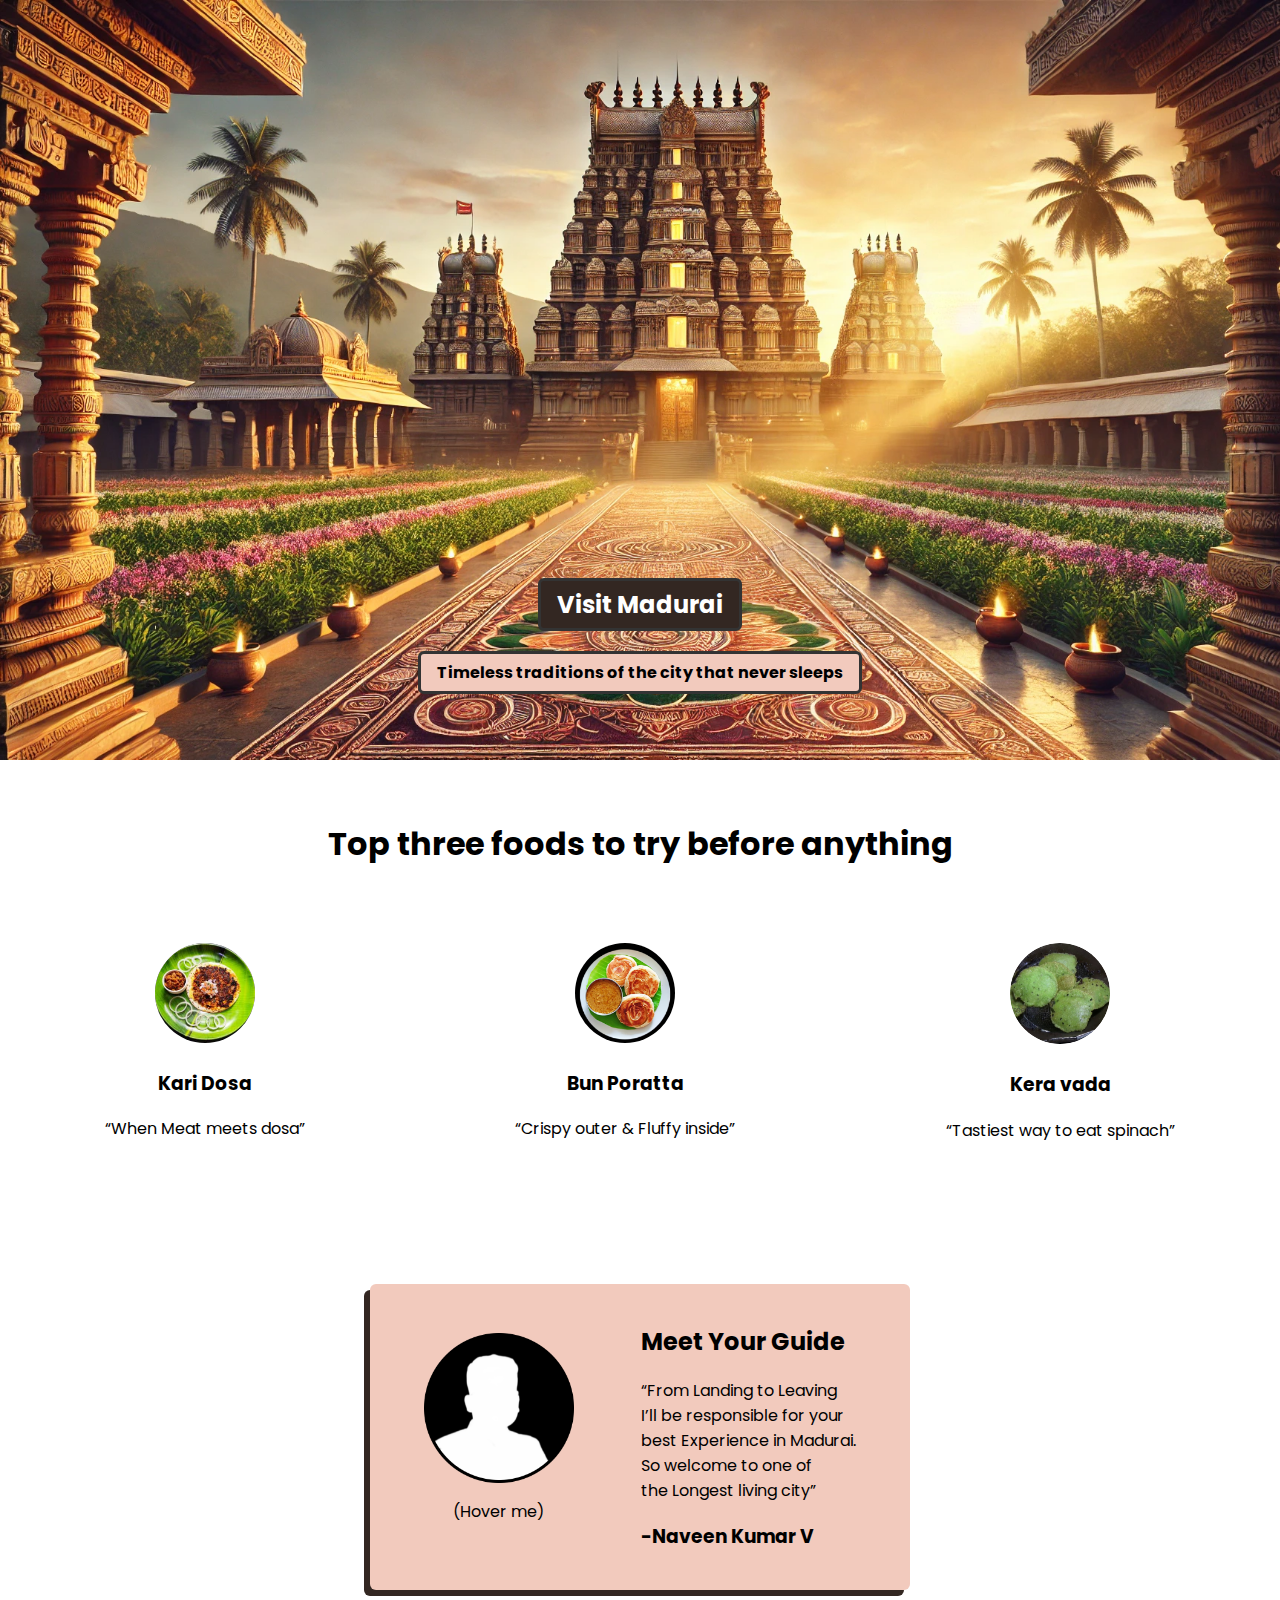
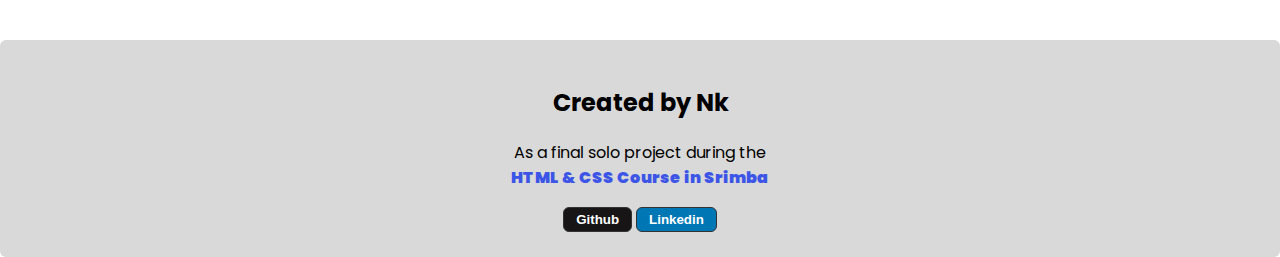
<file: Madurai-site/index.html>
<!DOCTYPE html>
<head>
  <title>Visit Madurai</title>
  <link rel="icon" href="images/Profile.png">
  <link rel="stylesheet" href="styles.css"> 
  <link rel="preconnect" href="https://fonts.googleapis.com">
  <link rel="preconnect" href="https://fonts.gstatic.com" crossorigin>
  <link href="https://fonts.googleapis.com/css2?family=Happy+Monkey&family=Poppins:ital,wght@0,400;0,500;0,600;0,700;0,800;0,900;1,400;1,600;1,700;1,800&display=swap" rel="stylesheet">
</head>
<body>
  <div id="hero-section"> 
    <h2 id="hero-title"> Visit Madurai</h2>
    <h3 id="hero-subtext"> Timeless traditions of the city that never sleeps</h3>
    <div id="backround-img"></div>
  </div>

  <div id="food-section"> 
    <h1>Top three foods to try before anything</h1>
    <div id="food-cards"> 
      <div class="food-card"> 
        <img src="images/Karidosa.png">
        <h3>Kari Dosa</h3>
        <p> “When Meat meets dosa”</p>
      </div>
    
      <div class="food-card">
        <img src="images/Bunporatta.png">
        <h3>Bun Poratta</h3>
        <p> “Crispy outer & Fluffy inside”</p>
      </div>
      <div class="food-card">
        <img src="images/Keravada.png">
        <h3>Kera vada</h3>
        <p> “Tastiest way to eat spinach”</p>
      </div>
    </div>
  </div>
  
  <div class="Idcard">
    <div id="profile-box">
      <div class="profile-img" >
      </div>
      <p id="hover-text"> (Hover me)</p> 
    </div>
    <div class="id-txt">
      <h2> Meet Your Guide</h2>
      <p>“From Landing to Leaving <br> I’ll be responsible for your <br> best Experience in Madurai. <br> So welcome to one of <br>the Longest living city”</p>
      <h3>-Naveen Kumar V</h3>
    </div>
  </div>
  <footer>
    <h2> Created by Nk</h2>
    <p> As a final solo project during the <br> <a id="link" href="https://youtu.be/a_iQb1lnAEQ?si=Q3V3ON39qYGhe8Cx&t=18782"  target="_blank"> HTML & CSS Course in Srimba</a> </p>
    <button id="github"> <a href="https://github.com/NK-dev-24"  target="_blank"> Github </a></button>
    <button id="linkedin"> <a href="https://www.linkedin.com/in/naveen-kumar-v-link/"  target="_blank"> Linkedin </a> </button>
  </footer>
</body>
</file>
<file: Madurai-site/styles.css>
body{
  margin: 0;
  text-align: center;
  font-family: poppins, Verdana, Geneva, Tahoma, sans-serif;
}

img{
  width: 100px;
  border-radius: 100px;
}

#hero-section {
  display: flex;
  flex-direction: column;
  justify-content:end;
  height: 710px ;
  width: 1450;
  padding-bottom: 50px;
  background-image: url(images/Maduraibackground.webp);
  background-size: cover;
}

#hero-title, #hero-subtext{
  font-size: x-large;
  align-self: center;
  color: #ffffff;
  background-color: #332722;
  border: 3px solid #333333;
  border-radius: 6px;
  padding: 6px 16px;
}

#hero-subtext{
  margin-top: 0px;
  font-size: medium;
  color: black;
  background-color: #F2CABD;
}

#food-section{
  margin-top: 60px;
}

#food-cards{
  margin-top: 50px;
  display: flex;
  justify-content: space-around;
}

.food-card{
  padding: 25px;
  border-radius: 6px;
}

.Idcard{
  display: flex;
  width: 500px;
  align-items:center;
  justify-content:space-around;
  margin: 100px auto 50px auto;
  background-color: #F2CABD;
  box-shadow: -6px 6px #332722;
  border-radius: 6px ;
  text-align: left;
  padding: 20px;
}

#profile-box{
  display: flex;
  flex-direction: column;
  align-items: center;
  justify-content:space-around;
}

.profile-img{
  background: url("images/Profile.png");
  width:150px;
  height: 150px;
  background-size: contain;
}

.profile-img:hover{
  border-radius: 100px;
  background-image: url("images/nk.jpg");
}

footer{
  background-color: #D9D9D9;
  padding: 25px;
  border-radius: 6px
}

button{
  border-radius: 6px;
  padding: 4px 12px;
  border: 1px solid #333333;
}

#linkedin{
  background-color: #0077B5;
}

#github{
  background-color: #171515;
}

a{
  text-decoration: none;
  color: #ffffff ;
  font-weight: 700;
}

#link{
  color: rgb(60, 85, 230);
  font-weight: 900;
}
</file>
